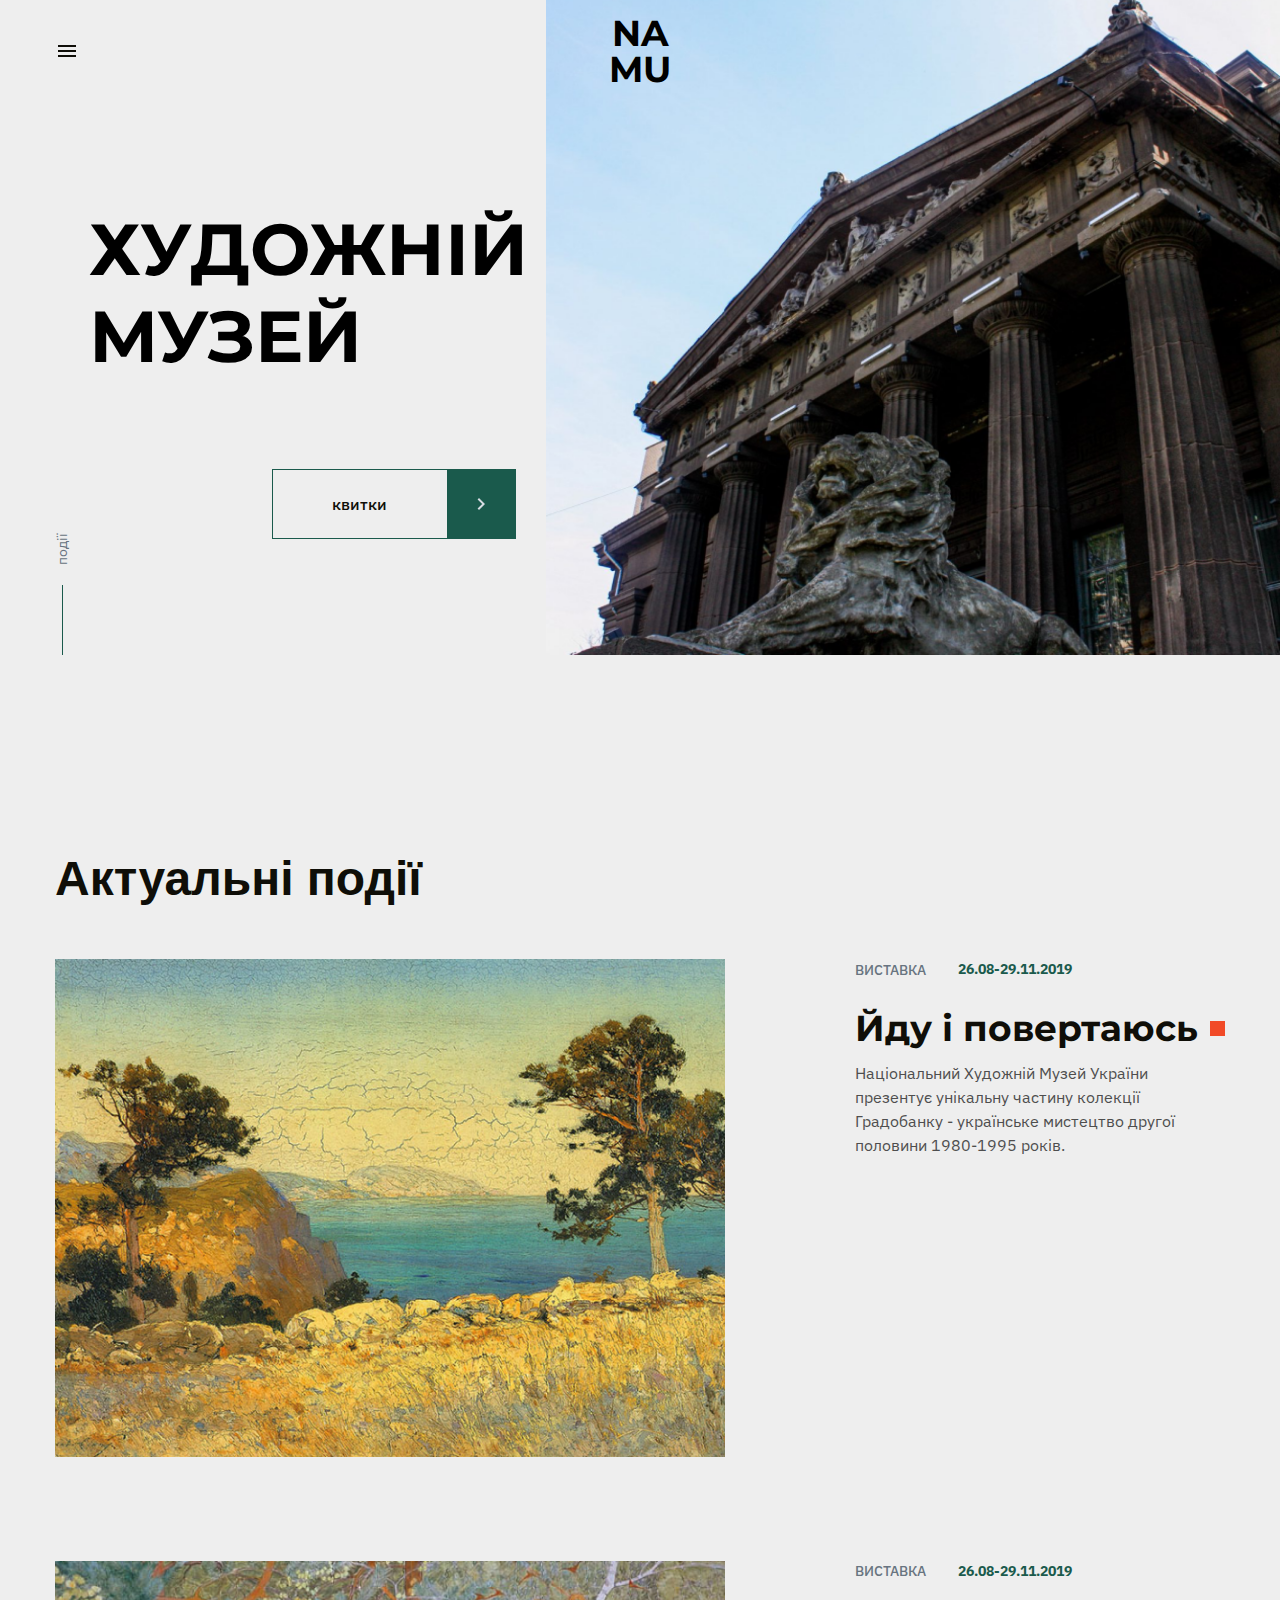
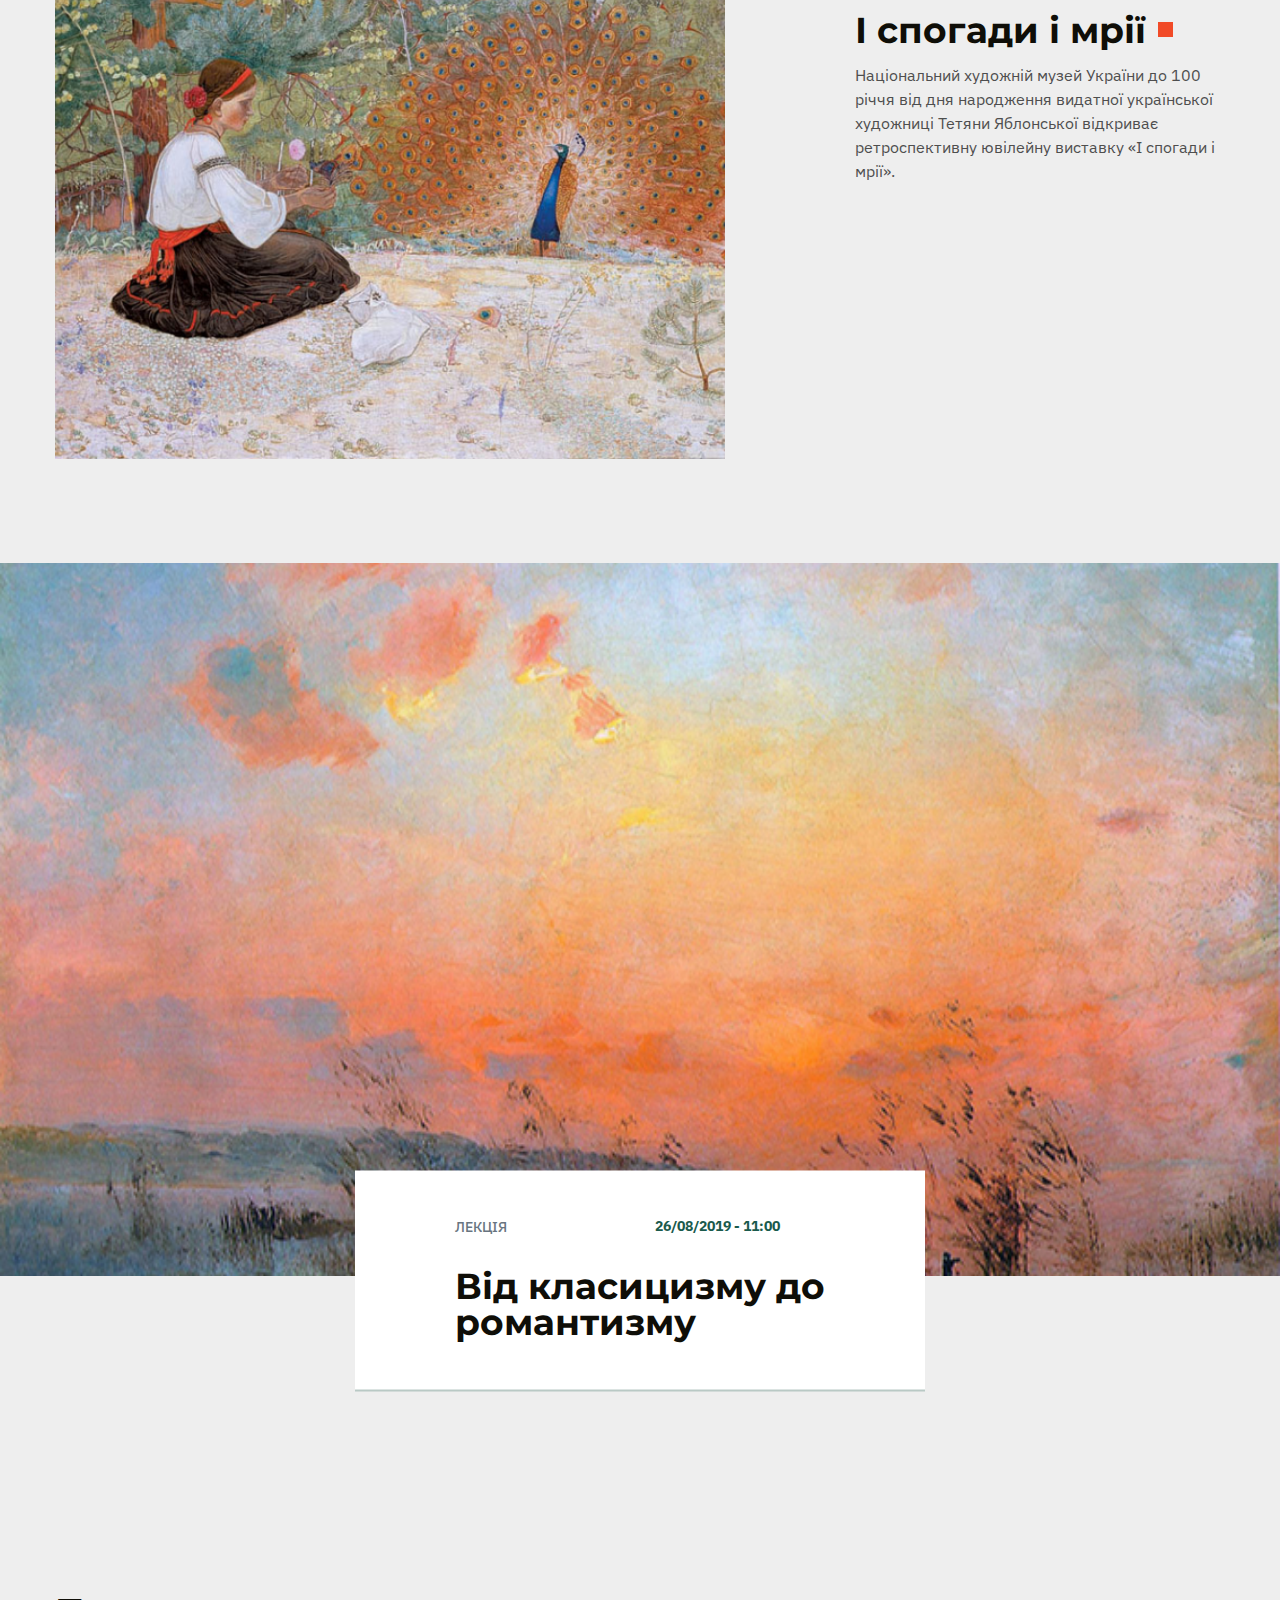
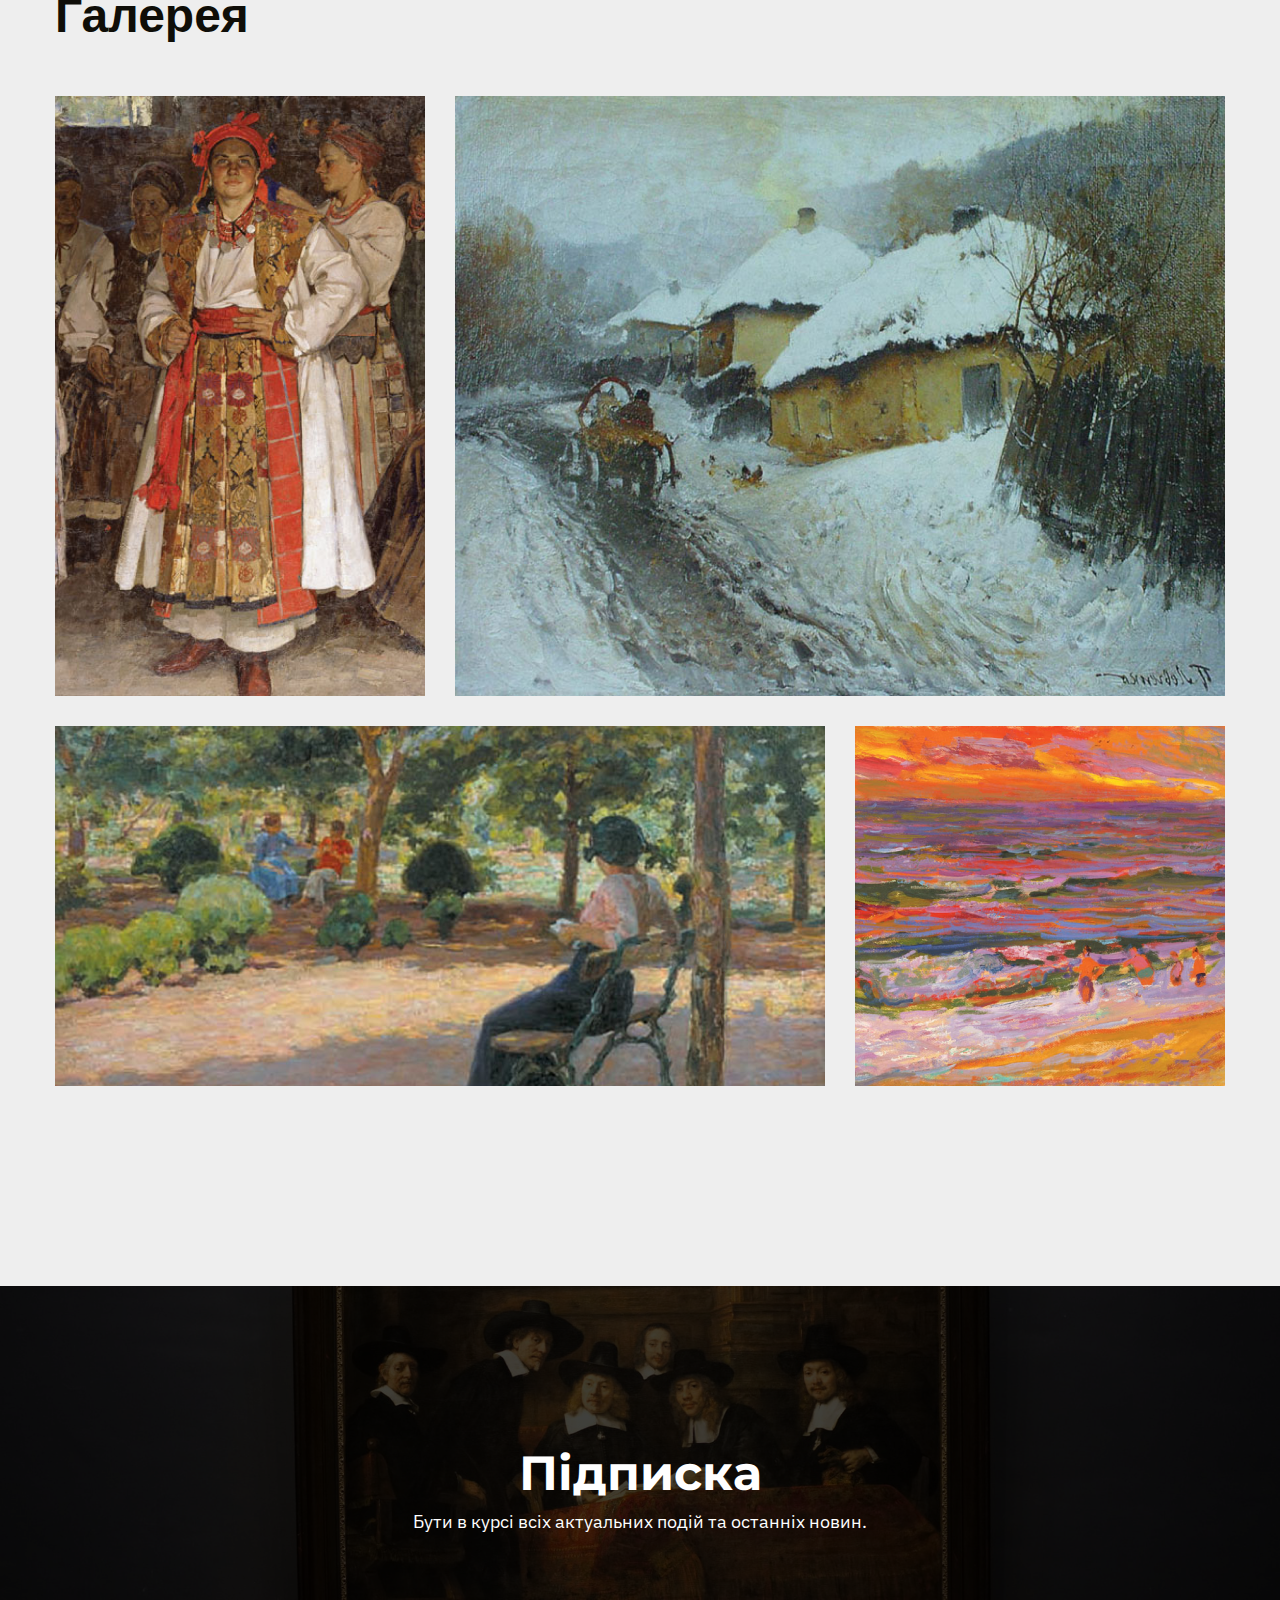
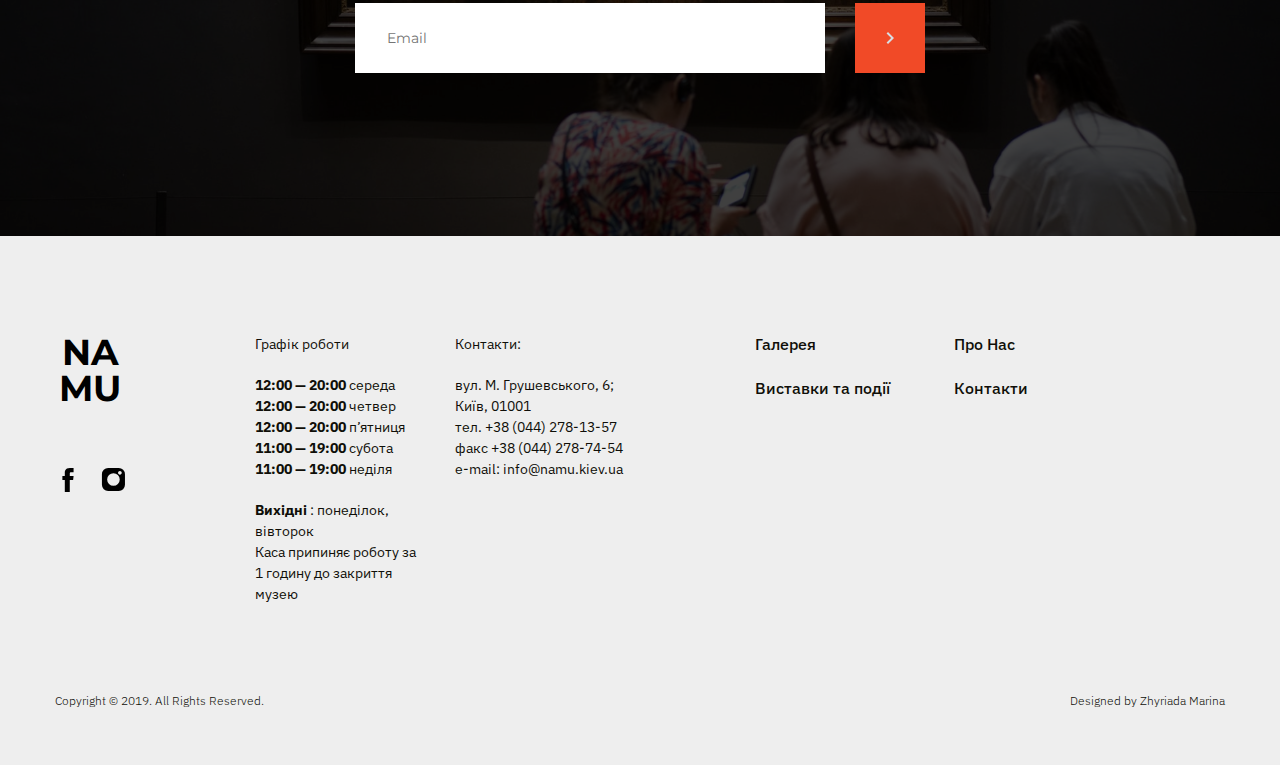
<file: index.html>
<!doctype html><html lang="en" class="page"><head><meta charset="utf-8"><meta name="viewport" content="width=device-width, initial-scale=1.0"><title>NAMU</title><link rel="icon" href="favicon.b680cd26.svg"><link rel="preconnect" href="https://fonts.googleapis.com"><link rel="preconnect" href="https://fonts.gstatic.com"><link href="https://fonts.googleapis.com/css2?family=IBM+Plex+Sans:ital,wght@0,100;0,200;0,300;0,400;0,500;0,600;0,700;1,100;1,200;1,300;1,400;1,500;1,600;1,700&family=Montserrat:ital,wght@0,100..900;1,100..900&family=Roboto:wght@400;500;700&family=Space+Grotesk:wght@300..700&display=swap" rel="stylesheet"><link rel="preconnect" href="https://fonts.googleapis.com"><link rel="preconnect" href="https://fonts.gstatic.com"><link href="https://fonts.googleapis.com/css2?family=IBM+Plex+Sans:ital,wght@0,100;0,200;0,300;0,400;0,500;0,600;0,700;1,100;1,200;1,300;1,400;1,500;1,600;1,700&family=Montserrat:ital,wght@0,100..900;1,100..900&family=Roboto:wght@400;500;700&family=Space+Grotesk:wght@300..700&display=swap" rel="stylesheet"><link rel="stylesheet" href="index.05160067.css"><script src="index.f23cf280.js" defer></script></head><body class="page__body">  <header class="header page__header"> <a href="#menu" class="header__menu-button icons icons--menu"></a> <a href="#events" class="events-button header__events-button"> <div class="events-button__text">події</div> </a> <a href="#" class="header__logo logo"> <div class="logo__text"> NA <br> MU </div> </a> <img src="header-bg.362a55c2.png" alt="Museum photo" class="header__bg"> <div class="header__content"> <h1 class="header__title">Художній музей</h1> <a href="#events" class="buy-tickets header__buy-tickets"> <div class="buy-tickets__text">квитки</div> </a> </div> </header>   <aside class="menu page__menu" id="menu"> <div class="menu__content">  <div class="menu__top"> <a href="#" class="icons icons--close"></a>  <nav class="menu__nav nav"> <ul class="nav__list"> <li class="nav__item"> <a href="#gallery" class="nav__link"> Галерея </a> </li> <li class="nav__item"> <a href="#contact-us" class="nav__link"> Про Нас </a> </li> <li class="nav__item"> <a href="#events" class="nav__link"> Виставки та події </a> </li> <li class="nav__item"> <a href="#contact-us" class="nav__link"> Контакти </a> </li> </ul> </nav>  </div>  <div class="menu__line"></div>  <div class="menu__shedule shedule"> <p class="shedule__title">Графік роботи</p> <p class="shedule__work-days"> <strong>12:00 — 20:00</strong> середа <br> <strong>12:00 — 20:00</strong> четвер <br> <strong>12:00 — 20:00</strong> п’ятниця <br> <strong>11:00 — 19:00</strong> субота <br> <strong>11:00 — 19:00</strong> неділя <br> </p> <p class="shedule__weekends"> <strong>Вихідні</strong> : понеділок, вівторок <br> Каса припиняє роботу за 1 годину до закриття музею </p> </div>  </div> </aside>   <main class="main page__main"> <div class="main__content">  <section class="section" id="events"> <h3 class="section__title">Актуальні події</h3> <div class="events">  <article class="events__exhibition exhibition"> <img src="article-1.31d34da8.png" alt="Article image 1" class="exhibition__image"> <div class="exhibition__content"> <div class="exhibition__date"> <div class="date"> <div class="date__type">Виставка</div> <div class="date__date">26.08-29.11.2019</div> </div> </div> <h4 class="exhibition__title">Йду і повертаюсь</h4> <p class="exhibition__description"> Національний Художній Музей України презентує унікальну частину колекції Градобанку - українське мистецтво другої половини 1980-1995 років. </p> </div> </article>   <article class="events__exhibition exhibition"> <img src="article-2.7a8fd3b0.png" alt="Article image 1" class="exhibition__image"> <div class="exhibition__content"> <div class="exhibition__date"> <div class="date"> <div class="date__type">Виставка</div> <div class="date__date">26.08-29.11.2019</div> </div> </div> <h4 class="exhibition__title">І спогади і мрії</h4> <p class="exhibition__description"> Національний художній музей України до 100 річчя від дня народження видатної української художниці Тетяни Яблонської відкриває ретроспективну ювілейну виставку «І спогади і мрії». </p> </div> </article>   <article class="lecture"> <img src="article-3.4c3370d4.png" alt="Article image 1" class="lecture__image"> <div class="lecture__grid"> <div class="lecture__content"> <div class="lecture__date"> <div class="date date--lecture"> <div class="date__type">Лекція</div> <div class="date__date">26/08/2019 - 11:00</div> </div> </div> <h4 class="lecture__title">Від класицизму до романтизму</h4> </div> </div> </article>  </div> </section>   <section class="section" id="gallery"> <h3 class="section__title">Галерея</h3> <div class="section__content"> <div class="gallery"> <div class="gallery__content"> <img src="gallery-1.379c1eb9.png" alt="Gallery image" class="gallery__image"> <img src="gallery-2.f5af9f74.png" alt="Gallery image" class="gallery__image gallery__image--large"> <img src="gallery-3.f5110376.png" alt="Gallery image" class="gallery__image gallery__image--large"> <img src="gallery-4.934e3f72.png" alt="Gallery image" class="gallery__image"> </div> <div class="gallery__slider"> <div class="slider"> <div class="slider__item"></div> <div class="slider__item"></div> <div class="slider__item"></div> <div class="slider__item"></div> </div> </div> </div> </div> </section>   <section class="section" id="subscription"> <div class="subscription"> <div class="subscription__grid"> <div class="subscription__content"> <div class="subscription__top"> <h4 class="subscription__title">Підписка</h4> <div class="subscription__description"> Бути в курсі всіх актуальних подій та останніх новин. </div> </div> <form action="#" class="subscription-form" onsubmit="this.reset(); return false;"> <input type="email" name="email" placeholder="Email" class="subscription-form__field" autocomplete="true" spellcheck="false" required> <input type="submit" class="subscription-form__button"> </form> </div> </div> </div> </section>  </div> </main>   <footer class="footer"> <div class="footer__top">  <div class="footer__header"> <a href="#" class="footer__logo logo"> <div class="logo__text"> NA <br> MU </div> </a> <div class="footer__social-icons"> <a target="_blank" href="https://www.facebook.com/" class="icons icons--facebook"></a> <a target="_blank" href="https://www.instagram.com/" class="icons icons--instagram"></a> </div> </div>   <div class="footer__info">  <div class="footer__shedule shedule shedule--footer"> <p class="shedule__title">Графік роботи</p> <p class="shedule__work-days"> <strong>12:00 — 20:00</strong> середа <br> <strong>12:00 — 20:00</strong> четвер <br> <strong>12:00 — 20:00</strong> п’ятниця <br> <strong>11:00 — 19:00</strong> субота <br> <strong>11:00 — 19:00</strong> неділя <br> </p> <p class="shedule__weekends"> <strong>Вихідні</strong> : понеділок, вівторок <br> Каса припиняє роботу за 1 годину до закриття музею </p> </div>   <div class="contacts footer__contacts" id="contact-us"> <p class="contacts__title">Контакти:</p> <p class="contacts__work-days"> <a target="_blank" href="https://www.google.com/maps?q=вул. М. Грушевського, 6; Київ, 01001"> вул. М. Грушевського, 6; Київ, 01001 </a> <br> тел. <a href="tel:+38 (044) 278-13-57">+38 (044) 278-13-57</a> <br> факс <a href="tel:+38 (044) 278-74-54">+38 (044) 278-74-54</a> <br> e-mail: <a href="mailto:info@namu.kiev.ua">info@namu.kiev.ua</a> <br> </p> </div>  <a href="#" class="footer__up-button icons icons--up"></a> </div>  <div class="footer__line"></div>  <nav class="footer__nav nav nav--black"> <ul class="nav__list"> <li class="nav__item"> <a href="#gallery" class="nav__link"> Галерея </a> </li> <li class="nav__item"> <a href="#contact-us" class="nav__link"> Про Нас </a> </li> <li class="nav__item"> <a href="#events" class="nav__link"> Виставки та події </a> </li> <li class="nav__item"> <a href="#contact-us" class="nav__link"> Контакти </a> </li> </ul> </nav>  </div> <div class="footer__bottom"> <div>Designed by Zhyriada Marina</div> <div>Copyright © 2019. All Rights Reserved.</div> </div> </footer>  </body></html>
</file>
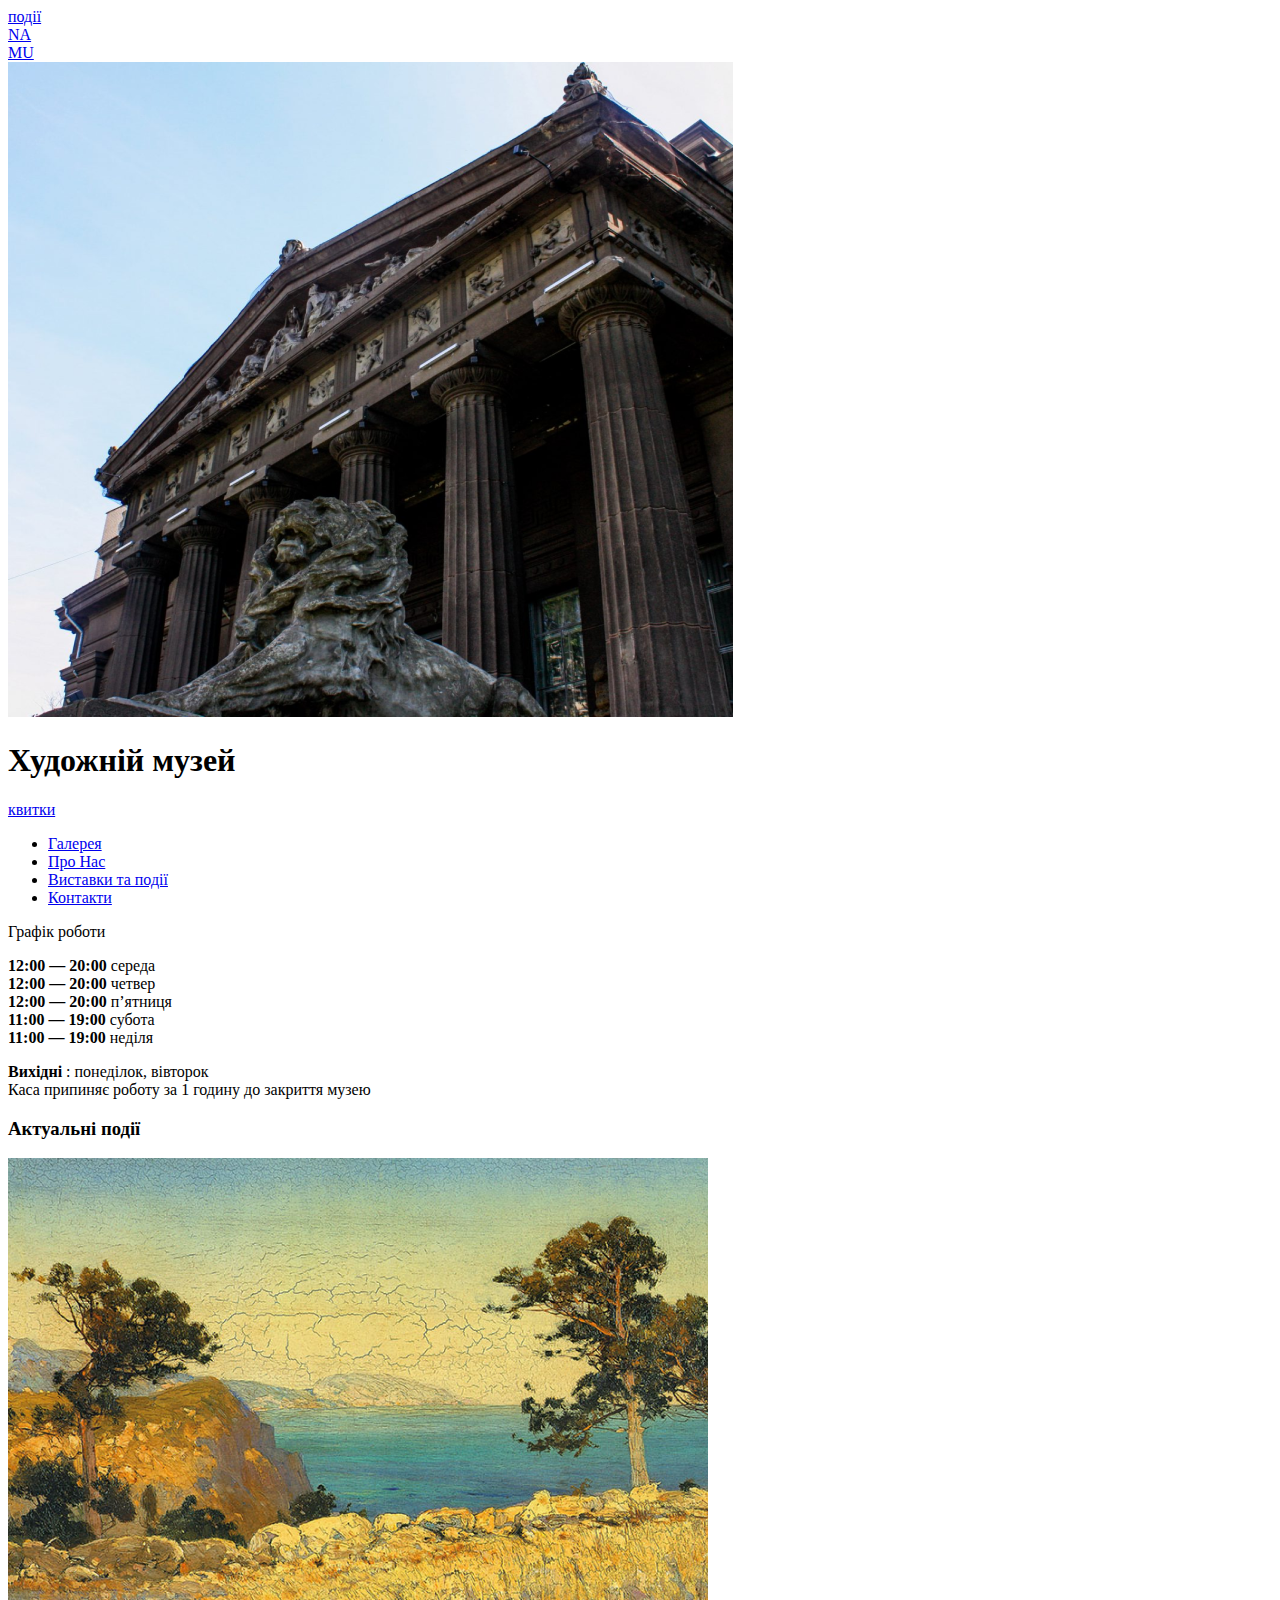
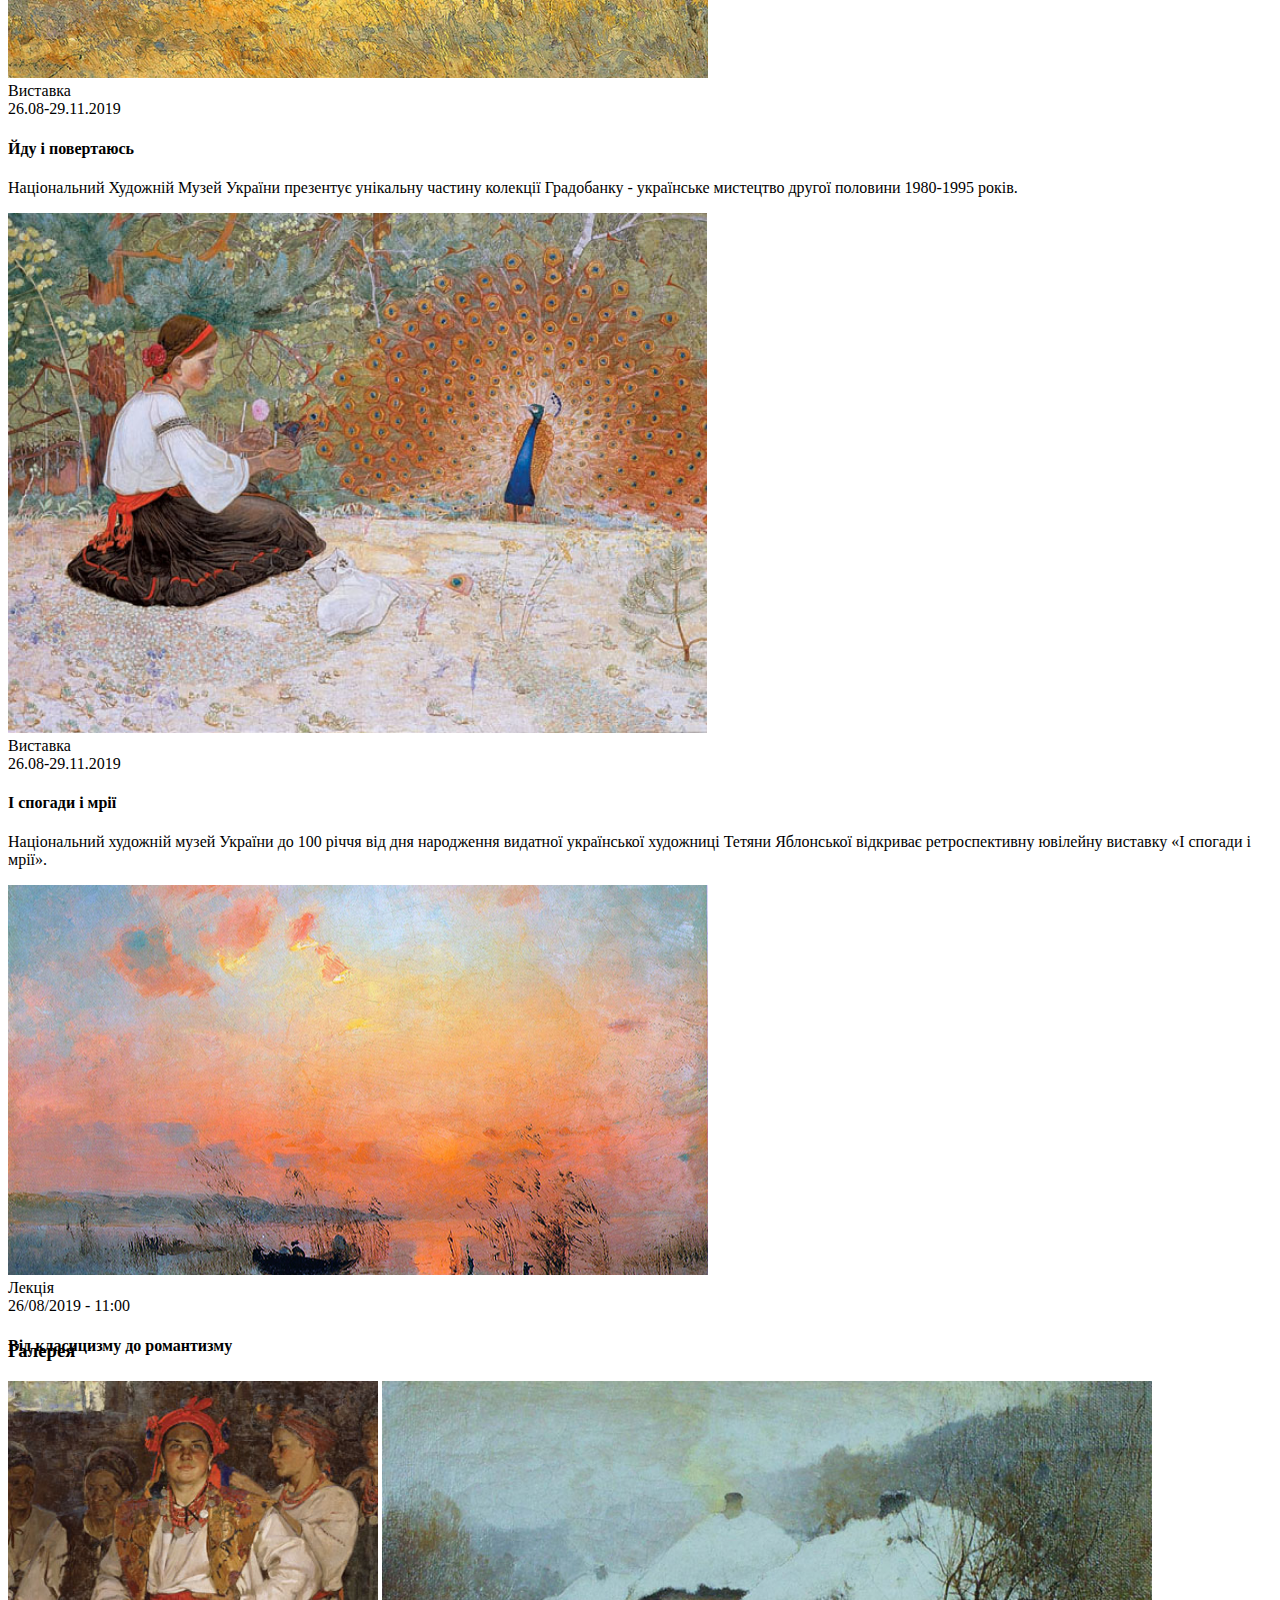
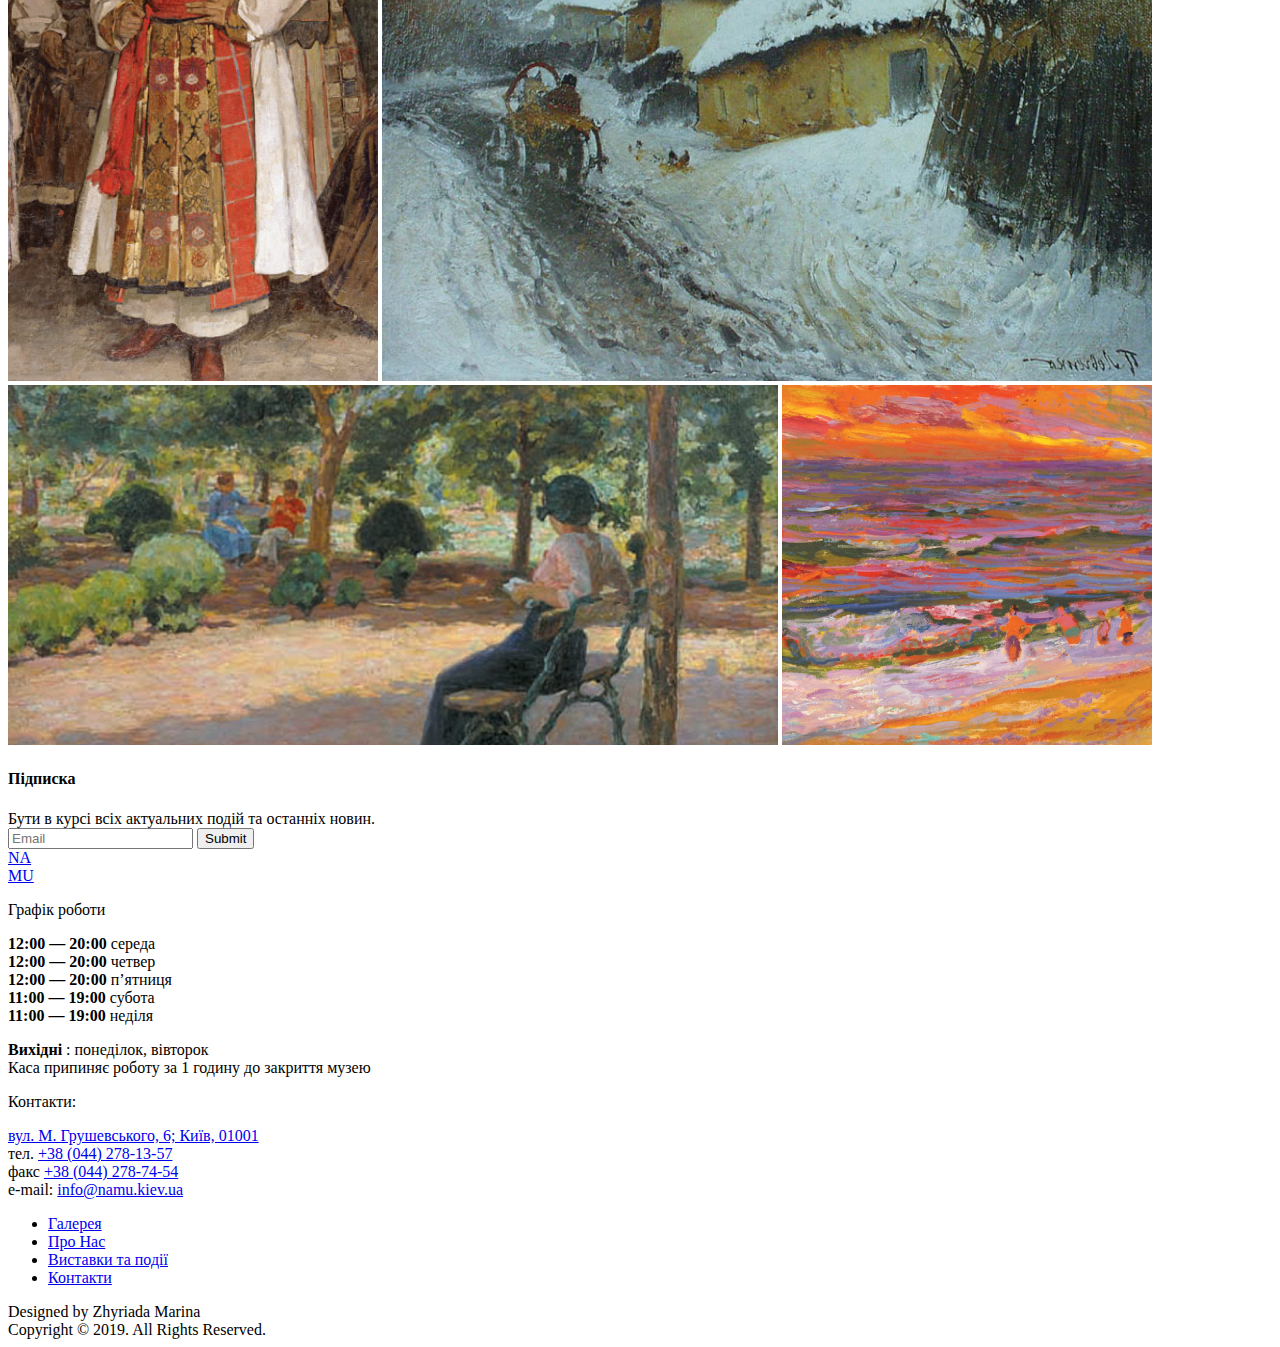
<file: src/index.html>
<!doctype html>
<html lang="en" class="page">
  <!-- #region head -->
  <head>
    <meta charset="UTF-8" />
    <meta name="viewport" content="width=device-width, initial-scale=1.0" />
    <title>NAMU</title>

    <link rel="icon" href="./images/favicon.svg" />

    <!-- #region fonts -->
    <link rel="preconnect" href="https://fonts.googleapis.com" />
    <link rel="preconnect" href="https://fonts.gstatic.com" />
    <link
      href="https://fonts.googleapis.com/css2?family=IBM+Plex+Sans:ital,wght@0,100;0,200;0,300;0,400;0,500;0,600;0,700;1,100;1,200;1,300;1,400;1,500;1,600;1,700&family=Montserrat:ital,wght@0,100..900;1,100..900&family=Roboto:wght@400;500;700&family=Space+Grotesk:wght@300..700&display=swap"
      rel="stylesheet"
    />

    <link rel="preconnect" href="https://fonts.googleapis.com" />
    <link rel="preconnect" href="https://fonts.gstatic.com" />
    <link
      href="https://fonts.googleapis.com/css2?family=IBM+Plex+Sans:ital,wght@0,100;0,200;0,300;0,400;0,500;0,600;0,700;1,100;1,200;1,300;1,400;1,500;1,600;1,700&family=Montserrat:ital,wght@0,100..900;1,100..900&family=Roboto:wght@400;500;700&family=Space+Grotesk:wght@300..700&display=swap"
      rel="stylesheet"
    />
    <!-- #endregion -->

    <link rel="stylesheet" href="./styles/main.scss" />
    <script src="scripts/main.js" defer></script>
  </head>
  <!-- #endregion -->

  <body class="page__body">
    <!-- #region header -->
    <header class="header page__header">
      <a href="#menu" class="header__menu-button icons icons--menu"></a>

      <a href="#events" class="events-button header__events-button">
        <div class="events-button__text">події</div>
      </a>

      <a href="#" class="logo header__logo">
        <div class="logo__text">
          NA
          <br />
          MU
        </div>
      </a>

      <img
        src="images/header-bg.png"
        alt="Museum photo"
        class="header__bg"
      />

      <div class="header__content">
        <h1 class="header__title">Художній музей</h1>

        <a href="#events" class="buy-tickets header__buy-tickets">
          <div class="buy-tickets__text">квитки</div>
        </a>
      </div>
    </header>
    <!-- #endregion -->

    <!-- #region menu -->
    <aside class="menu page__menu" id="menu">
      <div class="menu__content">
        <!-- #region menu-top -->
        <div class="menu__top">
          <a href="#" class="icons icons--close"></a>

          <!-- #region navigation -->
          <nav class="nav menu__nav">
            <ul class="nav__list">
              <li class="nav__item">
                <a href="#gallery" class="nav__link"> Галерея </a>
              </li>

              <li class="nav__item">
                <a href="#contact-us" class="nav__link"> Про Нас </a>
              </li>

              <li class="nav__item">
                <a href="#events" class="nav__link"> Виставки та події </a>
              </li>

              <li class="nav__item">
                <a href="#contact-us" class="nav__link"> Контакти </a>
              </li>
            </ul>
          </nav>
          <!-- #endregion -->
        </div>
        <!-- #endregion -->

        <div class="menu__line"></div>

        <!-- #region shedule -->
        <div class="shedule menu__shedule">
          <p class="shedule__title">Графік роботи</p>

          <p class="shedule__work-days">
            <strong>12:00 — 20:00</strong>
            середа
            <br />
            <strong>12:00 — 20:00</strong>
            четвер
            <br />
            <strong>12:00 — 20:00</strong>
            п’ятниця
            <br />
            <strong>11:00 — 19:00</strong>
            субота
            <br />
            <strong>11:00 — 19:00</strong>
            неділя
            <br />
          </p>

          <p class="shedule__weekends">
            <strong>Вихідні</strong>
            : понеділок, вівторок
            <br />
            Каса припиняє роботу за 1 годину до закриття музею
          </p>
        </div>
        <!-- #endregion -->
      </div>
    </aside>
    <!-- #endregion -->

    <!-- #region main -->
    <main class="main page__main">
      <div class="main__content">
        <!-- #region events -->
        <section class="section" id="events">
          <h3 class="section__title">Актуальні події</h3>

          <div class="events">
            <!-- #region exhibition -->
            <article class="exhibition events__exhibition">
              <img
                src="./images/events/article-1.png"
                alt="Article image 1"
                class="exhibition__image"
              />

              <div class="exhibition__content">
                <div class="exhibition__date">
                  <div class="date">
                    <div class="date__type">Виставка</div>
                    <div class="date__date">26.08-29.11.2019</div>
                  </div>
                </div>

                <h4 class="exhibition__title">Йду і повертаюсь</h4>

                <p class="exhibition__description">
                  Національний Художній Музей України презентує унікальну
                  частину колекції Градобанку - українське мистецтво другої
                  половини 1980-1995 років.
                </p>
              </div>
            </article>
            <!-- #endregion -->

            <!-- #region exhibition -->
            <article class="exhibition events__exhibition">
              <img
                src="./images/events/article-2.png"
                alt="Article image 1"
                class="exhibition__image"
              />

              <div class="exhibition__content">
                <div class="exhibition__date">
                  <div class="date">
                    <div class="date__type">Виставка</div>
                    <div class="date__date">26.08-29.11.2019</div>
                  </div>
                </div>

                <h4 class="exhibition__title">І спогади і мрії</h4>

                <p class="exhibition__description">
                  Національний художній музей України до 100 річчя від дня
                  народження видатної української художниці Тетяни Яблонської
                  відкриває ретроспективну ювілейну виставку «І спогади і мрії».
                </p>
              </div>
            </article>
            <!-- #endregion -->

            <!-- #region lecture -->
            <article class="lecture">
              <img
                src="./images/events/article-3.png"
                alt="Article image 1"
                class="lecture__image"
              />

              <div class="lecture__grid">
                <div class="lecture__content">
                  <div class="lecture__date">
                    <div class="date date--lecture">
                      <div class="date__type">Лекція</div>
                      <div class="date__date">26/08/2019 - 11:00</div>
                    </div>
                  </div>

                  <h4 class="lecture__title">Від класицизму до романтизму</h4>
                </div>
              </div>
            </article>
            <!-- #endregion -->
          </div>
        </section>
        <!-- #endregion -->

        <!-- #region gallery -->
        <section class="section" id="gallery">
          <h3 class="section__title">Галерея</h3>

          <div class="section__content">
            <div class="gallery">
              <div class="gallery__content">
                <img
                  src="./images/gallery/gallery-1.png"
                  alt="Gallery image"
                  class="gallery__image"
                />

                <img
                  src="./images/gallery/gallery-2.png"
                  alt="Gallery image"
                  class="gallery__image gallery__image--large"
                />

                <img
                  src="./images/gallery/gallery-3.png"
                  alt="Gallery image"
                  class="gallery__image gallery__image--large"
                />

                <img
                  src="./images/gallery/gallery-4.png"
                  alt="Gallery image"
                  class="gallery__image"
                />
              </div>

              <div class="gallery__slider">
                <div class="slider">
                  <div class="slider__item"></div>
                  <div class="slider__item"></div>
                  <div class="slider__item"></div>
                  <div class="slider__item"></div>
                </div>
              </div>
            </div>
          </div>
        </section>
        <!-- #endregion -->

        <!-- #region subscription -->
        <section class="section" id="subscription">
          <div class="subscription">
            <div class="subscription__grid">
              <div class="subscription__content">
                <div class="subscription__top">
                  <h4 class="subscription__title">Підписка</h4>

                  <div class="subscription__description">
                    Бути в курсі всіх актуальних подій та останніх новин.
                  </div>
                </div>

                <form
                  action="#"
                  class="subscription-form"
                  onsubmit="this.reset(); return false;"
                >
                  <input
                    type="email"
                    name="email"
                    placeholder="Email"
                    class="subscription-form__field"
                    autocomplete="true"
                    spellcheck="false"
                    required
                  />

                  <input type="submit" class="subscription-form__button" />
                </form>
              </div>
            </div>
          </div>
        </section>
        <!-- #endregion -->
      </div>
    </main>
    <!-- #endregion -->

    <!-- #region footer -->
    <footer class="footer">
      <div class="footer__top">
        <!-- #region footer-header -->
        <div class="footer__header">
          <a href="#" class="logo footer__logo">
            <div class="logo__text">
              NA
              <br />
              MU
            </div>
          </a>

          <div class="footer__social-icons">
            <a
              target="_blank"
              href="https://www.facebook.com/"
              class="icons icons--facebook"
            ></a>
            <a
              target="_blank"
              href="https://www.instagram.com/"
              class="icons icons--instagram"
            ></a>
          </div>
        </div>
        <!-- #endregion -->

        <!-- #region footer-info -->
        <div class="footer__info">
          <!-- #region shedule -->
          <div class="shedule shedule--footer footer__shedule">
            <p class="shedule__title">Графік роботи</p>

            <p class="shedule__work-days">
              <strong>12:00 — 20:00</strong>
              середа
              <br />
              <strong>12:00 — 20:00</strong>
              четвер
              <br />
              <strong>12:00 — 20:00</strong>
              п’ятниця
              <br />
              <strong>11:00 — 19:00</strong>
              субота
              <br />
              <strong>11:00 — 19:00</strong>
              неділя
              <br />
            </p>

            <p class="shedule__weekends">
              <strong>Вихідні</strong>
              : понеділок, вівторок
              <br />
              Каса припиняє роботу за 1 годину до закриття музею
            </p>
          </div>
          <!-- #endregion -->

          <!-- #region contacts -->
          <div class="contacts footer__contacts" id="contact-us">
            <p class="contacts__title">Контакти:</p>

            <p class="contacts__work-days">
              <a
                target="_blank"
                href="https://www.google.com/maps?q=вул. М. Грушевського, 6; Київ, 01001"
              >
                вул. М. Грушевського, 6; Київ, 01001
              </a>
              <br />

              тел.
              <a href="tel:+38 (044) 278-13-57">+38 (044) 278-13-57</a>
              <br />

              факс
              <a href="tel:+38 (044) 278-74-54">+38 (044) 278-74-54</a>
              <br />

              e-mail:
              <a href="mailto:info@namu.kiev.ua">info@namu.kiev.ua</a>
              <br />
            </p>
          </div>
          <!-- #endregion -->

          <a href="#" class="icons icons--up footer__up-button"></a>
        </div>
        <!-- #endregion -->

        <div class="footer__line"></div>

        <!-- #region footer-navigation -->
        <nav class="nav nav--black footer__nav">
          <ul class="nav__list">
            <li class="nav__item">
              <a href="#gallery" class="nav__link"> Галерея </a>
            </li>
            <li class="nav__item">
              <a href="#contact-us" class="nav__link"> Про Нас </a>
            </li>
            <li class="nav__item">
              <a href="#events" class="nav__link"> Виставки та події </a>
            </li>
            <li class="nav__item">
              <a href="#contact-us" class="nav__link"> Контакти </a>
            </li>
          </ul>
        </nav>
        <!-- #endregion -->
      </div>

      <div class="footer__bottom">
        <div>Designed by Zhyriada Marina</div>
        <div>Copyright © 2019. All Rights Reserved.</div>
      </div>
    </footer>
    <!-- #endregion -->
  </body>
</html>
</file>
<file: index.05160067.css>
h1{margin:0;font-family:Montserrat,sans-serif;font-size:45px;font-weight:700;line-height:45px}@media (min-width:640px){h1{font-size:54px;line-height:65px}}@media (min-width:1280px){h1{font-size:72px;line-height:87px}}h3{color:#0f0e08;margin:0;font-family:Montserratl,sans-serif;font-size:36px;font-weight:700;line-height:36px}@media (min-width:640px){h3{font-size:48px;line-height:48px}}h4{color:#0f0e08;font-family:Montserrat,sans-serif;font-size:28px;line-height:28px}@media (min-width:640px){h4{font-size:36px;line-height:36px}}a{color:inherit;text-decoration:none}p{margin:0;padding:0}@font-face{font-family:Roboto,Arial,Helvetica,sans-serif;src:url(Roboto-Regular-webfont.55e67705.woff)format("woff");font-weight:400;font-style:normal}.page{scroll-behavior:smooth;min-width:320px;font-family:IBM Plex Sans,sans-serif}.page__body{margin:0;position:relative}.page__body:has(.page__menu:target){overflow:hidden}.page__header{margin-bottom:70px}@media (min-width:640px){.page__header{margin-bottom:88px}}@media (min-width:1280px){.page__header{margin-bottom:200px}}.page__menu{z-index:1;opacity:0;pointer-events:none;background-color:rgba(24,24,26,.5);height:100vh;transition:opacity .5s,transform .5s;position:fixed;top:0;left:0;right:0;transform:translate(-100%)}.page__menu:target{opacity:1;pointer-events:all;transform:translate(0%)}.page__main{margin-bottom:50px}@media (min-width:1280px){.page__main{margin-bottom:48px}}.icons{aspect-ratio:1;background-position:50%;background-repeat:no-repeat;width:24px;display:block}@media (min-width:1280px){.icons{transition:transform .5s}.icons:hover{transform:scale(1.2)}}.icons--menu{background-image:url(icon-menu.816e9326.svg);background-size:18px 12px}.icons--close{background-image:url(icon-close.dddcf99e.svg);background-size:13px}.icons--facebook{background-image:url(icon-facebook.5a4b28ee.svg);background-size:12px 24px}.icons--instagram{background-image:url(icon-instagram.c8a30db5.svg);background-size:24px}.icons--up{box-sizing:border-box;background-image:url(icon-up.37ec0580.svg);background-size:10px 12px;border:1px solid #1a5a4c;border-radius:50%;width:50px}@media (min-width:640px){.icons--up{display:none}}.header{--columns:2;grid-template-columns:repeat(var(--columns),1fr);gap:20px;display:grid;position:relative}@media (min-width:640px){.header{--columns:6;column-gap:20px}}@media (min-width:1280px){.header{--columns:12;column-gap:30px}}.header__menu-button{position:absolute;top:27px;left:20px}@media (min-width:640px){.header__menu-button{top:39px;left:34px}}@media (min-width:1280px){.header__menu-button{left:55px}}.header__events-button{position:absolute;bottom:0;left:55px}.header__logo{grid-column:1/-1;padding-top:9px;position:absolute;left:50%;transform:translate(-50%)}@media (min-width:640px){.header__logo{grid-column:4/6;width:100%;padding-top:15px}}@media (min-width:1280px){.header__logo{grid-column:6/8}}.header__bg{object-fit:cover;object-position:center bottom;grid-column:1/-1;width:100%;height:300px}@media (min-width:640px){.header__bg{-ms-flex-order:2;order:2;grid-column:4/7;height:384px}}@media (min-width:1280px){.header__bg{grid-column:6/13;height:655px}}.header__content{grid-column:1/-1;row-gap:20px;height:fit-content;padding-left:20px;padding-right:20px;display:grid}@media (min-width:640px){.header__content{grid-column:1/4;row-gap:38px;padding:127px 0 0 34px}}@media (min-width:1280px){.header__content{grid-column:1/6;grid-template-columns:repeat(5,1fr);gap:89px 30px;padding-top:206px;padding-left:89px}}.header__title{text-transform:uppercase}@media (min-width:1280px){.header__title{grid-column:1/-1}.header__buy-tickets{grid-column:3/-1}}.buy-tickets{box-sizing:border-box;border:1px solid #1a5a4c;-ms-flex-align:center;align-items:center;height:50px;display:-ms-flexbox;display:flex}@media (min-width:640px){.buy-tickets{max-width:270px;height:70px}}@media (min-width:1280px){.buy-tickets{transition:transform .5s}.buy-tickets:hover{transform:scale(1.2)}}.buy-tickets__text{text-align:center;color:#0f0e08;-ms-flex-positive:1;flex-grow:1;font-size:16px;font-weight:500;line-height:16px}.buy-tickets:after{content:"";aspect-ratio:1;background-color:#1a5a4c;background-image:url(icon-next.b5677e86.svg);background-position:50%;background-repeat:no-repeat;-ms-flex-pack:center;justify-content:center;-ms-flex-align:center;align-items:center;height:100%;display:-ms-flexbox;display:flex}.events-button{opacity:0;pointer-events:none;width:fit-content;display:grid}@media (min-width:1280px){.events-button{opacity:1;pointer-events:all;transition:transform .5s}.events-button:hover{transform:scale(1.2)}}.events-button:after{content:"";background-color:#1a5a4c;width:1px;height:70px;margin-top:20px;margin-left:auto;margin-right:auto;display:block}.events-button__text{writing-mode:vertical-rl;color:#687480;font-size:14px;line-height:14px;display:block;transform:rotate(180deg)}.menu{--columns:2;grid-template-columns:repeat(var(--columns),1fr);box-sizing:border-box;background-color:#1a5a4c;column-gap:20px;height:fit-content;max-height:100vh;padding-left:20px;padding-right:20px;display:grid;overflow-y:auto}@media (min-width:640px){.menu{--columns:6;column-gap:20px}}@media (min-width:1280px){.menu{--columns:12;column-gap:30px}}@media (min-width:640px){.menu{padding-left:34px;padding-right:34px}}@media (min-width:1280px){.menu{padding-left:55px;padding-right:55px}}.menu__content{grid-column:1/-1;row-gap:24px;margin-top:27px;margin-bottom:27px;display:grid}@media (min-width:640px){.menu__content{grid-auto-flow:column;column-gap:38px;margin-top:40px;margin-bottom:40px}}@media (min-width:1280px){.menu__content{grid-column:1/-2;column-gap:102px;margin-bottom:48px}}.menu__top{grid-template-columns:min-content 1fr;column-gap:28px;display:grid}@media (min-width:640px){.menu__top{column-gap:38px}}@media (min-width:1280px){.menu__top{column-gap:102px}}.menu__line{background-color:rgba(255,255,255,.5);width:100%;height:1px}@media (min-width:640px){.menu__line{width:1px;height:100%}}.nav{color:#fff}.nav--black{color:#0f0e08}.nav__list{grid-template-rows:repeat(2,min-content);grid-template-columns:repeat(2,1fr);gap:24px 28px;margin:0;padding:0;list-style:none;display:grid}@media (min-width:1280px){.nav__item{transform-origin:0;transition:transform .5s}.nav__item:hover{transform:scale(1.2)}}.nav__link{font-size:16px;font-weight:500;line-height:16px}.main__content{row-gap:100px;display:grid}@media (min-width:640px){.main__content{row-gap:88px}}@media (min-width:1280px){.main__content{row-gap:200px}}.events{row-gap:60px;display:grid}@media (min-width:640px){.events{row-gap:104px}}.events__exhibition{padding-left:20px;padding-right:20px}@media (min-width:640px){.events__exhibition{padding-left:34px;padding-right:34px}}@media (min-width:1280px){.events__exhibition{padding-left:55px;padding-right:55px}}.lecture{position:relative}.lecture__image{box-sizing:border-box;width:100%}@media (min-width:640px){.lecture__image{padding-left:20px;padding-right:20px}}@media (min-width:640px) and (min-width:640px){.lecture__image{padding-left:34px;padding-right:34px}}@media (min-width:640px) and (min-width:1280px){.lecture__image{padding-left:55px;padding-right:55px}}@media (min-width:1280px){.lecture__image{padding-left:0;padding-right:0}}.lecture__grid{--columns:2;grid-template-columns:repeat(var(--columns),1fr);column-gap:20px;padding-left:20px;padding-right:20px;display:grid}@media (min-width:640px){.lecture__grid{--columns:6;column-gap:20px}}@media (min-width:1280px){.lecture__grid{--columns:12;column-gap:30px}}@media (min-width:640px){.lecture__grid{padding-left:34px;padding-right:34px}}@media (min-width:1280px){.lecture__grid{padding-left:55px;padding-right:55px}}.lecture__content{background-color:#fff;grid-column:1/-1;row-gap:20px;width:100%;height:fit-content;padding-top:20px;padding-bottom:20px;display:grid;transform:translateY(-50%);box-shadow:0 2px rgba(26,90,76,.25)}@media (min-width:640px){.lecture__content{grid-column:2/-2;row-gap:16px;padding:45px 55px 50px;transform:translate(-55px,-50%)}}@media (min-width:1280px){.lecture__content{grid-column:4/10;grid-template-columns:repeat(6,1fr);column-gap:30px;padding-left:0;padding-right:0;transform:translateY(-50%)}}.lecture__title{text-align:center;margin:0}@media (min-width:640px){.lecture__title{text-align:left;gap:12px}}@media (min-width:1280px){.lecture__title{grid-column:2/-2}}.lecture__date{grid-column:1/-1;padding-left:21px;padding-right:21px}@media (min-width:640px){.lecture__date{margin-bottom:15px;padding-left:0;padding-right:0}}@media (min-width:1280px){.lecture__date{grid-column:2/-2}}.exhibition{--columns:2;grid-template-columns:repeat(var(--columns),1fr);gap:16px 20px;display:grid}@media (min-width:640px){.exhibition{--columns:6;column-gap:20px}}@media (min-width:1280px){.exhibition{--columns:12;column-gap:30px}}@media (min-width:640px){.exhibition{row-gap:40px}}.exhibition__image{grid-column:1/-1;width:100%}@media (min-width:1280px){.exhibition__image{grid-column:1/8}}.exhibition__content{grid-column:1/-1;row-gap:10px;height:fit-content;display:grid}@media (min-width:640px){.exhibition__content{grid-column:1/5;grid-template-columns:repeat(4,1fr);row-gap:15px}}@media (min-width:1280px){.exhibition__content{grid-column:9/13}}.exhibition__title{-ms-flex-align:center;align-items:center;gap:12px;margin:0;display:-ms-flexbox;display:flex}@media (min-width:640px){.exhibition__title{grid-column:1/-1;gap:12px}}.exhibition__title:after{content:"";background-color:#f14a27;width:10px;height:10px;display:block}@media (min-width:640px){.exhibition__title:after{width:15px;height:15px}.exhibition__date{grid-column:span 3;margin-bottom:15px}}.exhibition__description{color:#4e4e4e;margin:0;font-size:16px;line-height:24px}@media (min-width:640px){.exhibition__description{grid-column:1/-1}}.section__title{text-align:center;padding-bottom:40px;padding-left:20px;padding-right:20px}@media (min-width:640px){.section__title{padding-left:34px;padding-right:34px}}@media (min-width:1280px){.section__title{padding-left:55px;padding-right:55px}}@media (min-width:640px){.section__title{text-align:left;padding-bottom:48px}}@media (min-width:1280px){.section__title{padding-bottom:56px}}.section__content{padding-left:20px;padding-right:20px}@media (min-width:640px){.section__content{padding-left:34px;padding-right:34px}}@media (min-width:1280px){.section__content{padding-left:55px;padding-right:55px}}.date{grid-template-columns:repeat(2,min-content);grid-template-areas:"type date";-ms-flex-pack:justify;justify-content:space-between;-ms-flex-align:center;align-items:center;display:grid}@media (min-width:640px){.date{grid-template-columns:repeat(3,1fr);grid-template-areas:"type date date";justify-content:stretch;column-gap:30px}.date--lecture{grid-template-columns:repeat(4,1fr);grid-template-areas:"type nothing date date"}}.date__type{color:#687480;text-transform:uppercase;grid-area:type;font-family:IBM Plex Sans,sans-serif;font-size:16px;font-weight:500;line-height:16px}@media (min-width:640px){.date__type{font-size:14px;line-height:14px}}.date__date{color:#1a5a4c;text-wrap:nowrap;grid-area:date;font-size:16px;font-weight:700;line-height:24px}@media (min-width:640px){.date__date{font-size:14px;line-height:21px}}.gallery{-ms-flex-direction:column;flex-direction:column;gap:20px;display:grid}@media (min-width:640px){.gallery{gap:32px}}.gallery__content{-ms-flex-pack:start;justify-content:flex-start;gap:16px;width:calc(100vw - 40px);margin-left:-20px;margin-right:-20px;padding-left:20px;padding-right:20px;display:-ms-flexbox;display:flex;overflow-x:auto}@media (min-width:640px){.gallery__content{gap:20px;width:calc(100vw - 68px);margin-left:-34px;margin-right:-34px;padding-left:34px;padding-right:34px}}@media (min-width:1280px){.gallery__content{--columns:2;grid-template-columns:repeat(var(--columns),1fr);gap:30px 20px;width:100%;margin-left:0;margin-right:0;padding-left:0;padding-right:0;display:grid;overflow:visible}}@media (min-width:1280px) and (min-width:640px){.gallery__content{--columns:6;column-gap:20px}}@media (min-width:1280px) and (min-width:1280px){.gallery__content{--columns:12;column-gap:30px}}.gallery__image{object-fit:cover;object-position:center;-ms-flex-negative:0;flex-shrink:0;width:calc(100vw - 40px);display:block}@media (min-width:640px){.gallery__image{width:calc(50vw - 44px)}}@media (min-width:1280px){.gallery__image{grid-column:span 4;width:100%;height:100%;transition:transform .5s}.gallery__image:hover{transform:scale(1.05)}.gallery__image--large{grid-column:span 8}}.gallery__slider{width:fit-content;margin-left:auto;margin-right:auto}@media (min-width:1280px){.gallery__slider{display:none}}.slider{gap:22px;display:-ms-flexbox;display:flex}.slider__item{background-color:#e0e0e0;border-radius:50%;width:9px;height:9px;transition:background-color .5s}.slider__item--active{background-color:#1a5a4c}.shedule{color:#fff;grid-template-areas:"tittle""work-days""weekends";row-gap:16px;font-size:14px;font-weight:400;line-height:21px;display:grid}@media (min-width:640px){.shedule{grid-template-areas:"tittle nothing""work-days weekends";gap:20px 30px}}.shedule--footer{color:#0f0e08}@media (min-width:640px){.shedule--footer{grid-template-areas:"tittle""work-days""weekends"}}.shedule__work-days{text-wrap:nowrap;grid-area:work-days}.shedule__weekends{grid-area:weekends}.shedule__shedule{row-gap:20px;display:grid}@media (min-width:1280px){.shedule__shedule-weekends{-ms-flex-item-align:end;align-self:flex-end}}.subscription{background-image:url(subscription-bg.87441af8.jpg);background-position:50%;background-size:cover;position:relative;box-shadow:inset 0 0 0 100vw rgba(0,0,0,.75)}.subscription__grid{--columns:2;grid-template-columns:repeat(var(--columns),1fr);column-gap:20px;padding-left:20px;padding-right:20px;display:grid}@media (min-width:640px){.subscription__grid{--columns:6;column-gap:20px}}@media (min-width:1280px){.subscription__grid{--columns:12;column-gap:30px}}@media (min-width:640px){.subscription__grid{padding-left:34px;padding-right:34px}}@media (min-width:1280px){.subscription__grid{padding-left:55px;padding-right:55px}}.subscription__content{z-index:1;grid-column:1/-1;row-gap:50px;padding-top:88px;padding-bottom:88px;display:grid}@media (min-width:640px){.subscription__content{grid-column:2/-2;row-gap:64px;padding-top:82px;padding-bottom:82px}}@media (min-width:1280px){.subscription__content{grid-column:4/-4;row-gap:72px;padding-top:163px;padding-bottom:163px}}.subscription__top{text-align:center;row-gap:20px;display:grid}@media (min-width:640px){.subscription__top{row-gap:16px}}@media (min-width:1280px){.subscription__top{grid-template-columns:repeat(6,1fr);column-gap:30px}}.subscription__title{color:#fff;margin:0;font-family:Montserrat,sans-serif;font-size:36px;font-weight:700;line-height:36px}@media (min-width:640px){.subscription__title{font-size:48px;line-height:48px}}@media (min-width:1280px){.subscription__title{grid-column:2/-2}}.subscription__description{color:#fff;margin:0;font-size:18px;font-weight:400;line-height:27px}@media (min-width:640px){.subscription__description{line-height:18px}}@media (min-width:1280px){.subscription__description{grid-column:1/-1}}.subscription-form{grid-template-columns:1fr min-content;display:grid}@media (min-width:640px){.subscription-form{column-gap:16px}}@media (min-width:1280px){.subscription-form{column-gap:30px}}.subscription-form__field{color:#687480;border:none;outline:none;height:50px;margin:0;padding:0 0 0 24px;font-family:Montserrat,sans-serif;font-size:14px;line-height:14px}@media (min-width:640px){.subscription-form__field{height:70px}}@media (min-width:1280px){.subscription-form__field{padding-left:32px}}.subscription-form__field:-webkit-autofill{-webkit-text-fill-color:#687480;transition:background-color 5000s ease-in-out}.subscription-form__field:-webkit-autofill:hover{-webkit-text-fill-color:#687480;transition:background-color 5000s ease-in-out}.subscription-form__field:-webkit-autofill:focus{-webkit-text-fill-color:#687480;transition:background-color 5000s ease-in-out}.subscription-form__button{aspect-ratio:1;cursor:pointer;background-color:#f14a27;background-image:url(icon-next.b5677e86.svg);background-position:50%;background-repeat:no-repeat;background-size:8px 12px;border:none;height:100%;margin:0;padding:0;font-size:0}@media (min-width:1280px){.subscription-form__button{transition:transform .5s}.subscription-form__button:hover{transform:scale(1.2)}}.logo{display:block}.logo__text{text-align:center;font-family:Montserrat,sans-serif;font-size:30px;font-weight:700;line-height:30px}@media (min-width:640px){.logo__text{font-size:36px;line-height:36px}}@media (min-width:1280px){.logo__text{transition:transform .5s}.logo__text:hover{transform:scale(1.2)}}.footer{row-gap:80px;padding:50px 20px 56px;display:grid}@media (min-width:640px){.footer{padding-left:34px;padding-right:34px}}@media (min-width:1280px){.footer{padding-left:55px;padding-right:55px}}@media (min-width:640px){.footer{padding-bottom:51px 36px;row-gap:120px}}@media (min-width:1280px){.footer{padding-bottom:47px 35px;row-gap:87px}}.footer__top{--columns:2;grid-template-columns:repeat(var(--columns),1fr);gap:40px 20px;display:grid}@media (min-width:640px){.footer__top{--columns:6;column-gap:20px}}@media (min-width:1280px){.footer__top{--columns:12;column-gap:30px}}@media (min-width:640px){.footer__top{row-gap:64px}}.footer__header{grid-column:1/-1;-ms-flex-pack:justify;justify-content:space-between;-ms-flex-align:center;align-items:center;height:fit-content;display:-ms-flexbox;display:flex}@media (min-width:640px){.footer__header{-ms-flex-direction:column;flex-direction:column;grid-column:span 1;gap:62px}}.footer__logo{width:fit-content}.footer__social-icons{gap:21px;display:-ms-flexbox;display:flex}@media (min-width:640px){.footer__social-icons{-ms-flex-pack:justify;justify-content:space-between}}.footer__info{grid-column:1/-1;grid-template-columns:repeat(2,1fr);column-gap:20px;padding-bottom:30px;display:grid;position:relative}@media (min-width:640px){.footer__info{grid-column:2/-2;column-gap:20px;padding-bottom:0}}@media (min-width:1280px){.footer__info{grid-column:3/7;column-gap:30px}}.footer__up-button{position:absolute;bottom:-20px;right:0}.footer__line{background-color:rgbs(#1a5a4c,.5);grid-column:1/-1;width:100%;height:1px}@media (min-width:640px){.footer__line{grid-column:2/-2}}@media (min-width:1280px){.footer__line{grid-column:7/8;width:1px;height:100%;margin:auto}}.footer__nav{grid-column:1/-1}@media (min-width:640px){.footer__nav{grid-column:2/-2}}@media (min-width:1280px){.footer__nav{grid-column:8/12}}.footer__bottom{color:#0f0e08;text-align:center;row-gap:10px;font-size:12px;font-weight:300;line-height:17px;display:grid}@media (min-width:640px){.footer__bottom{grid-auto-flow:column;-ms-flex-pack:justify;justify-content:space-between}.footer__bottom :first-child{-ms-flex-order:2;order:2}}.contacts{color:#0f0e08;row-gap:16px;height:min-content;font-size:14px;font-weight:400;line-height:21px;display:grid}@media (min-width:640px){.contacts{row-gap:20px}}.contacts a{display:inline-block}@media (min-width:1280px){.contacts a{transform-origin:0;transition:transform .5s}.contacts a:hover{transform:scale(1.2)}}body{background:#eee}
/*# sourceMappingURL=index.05160067.css.map */
</file>
